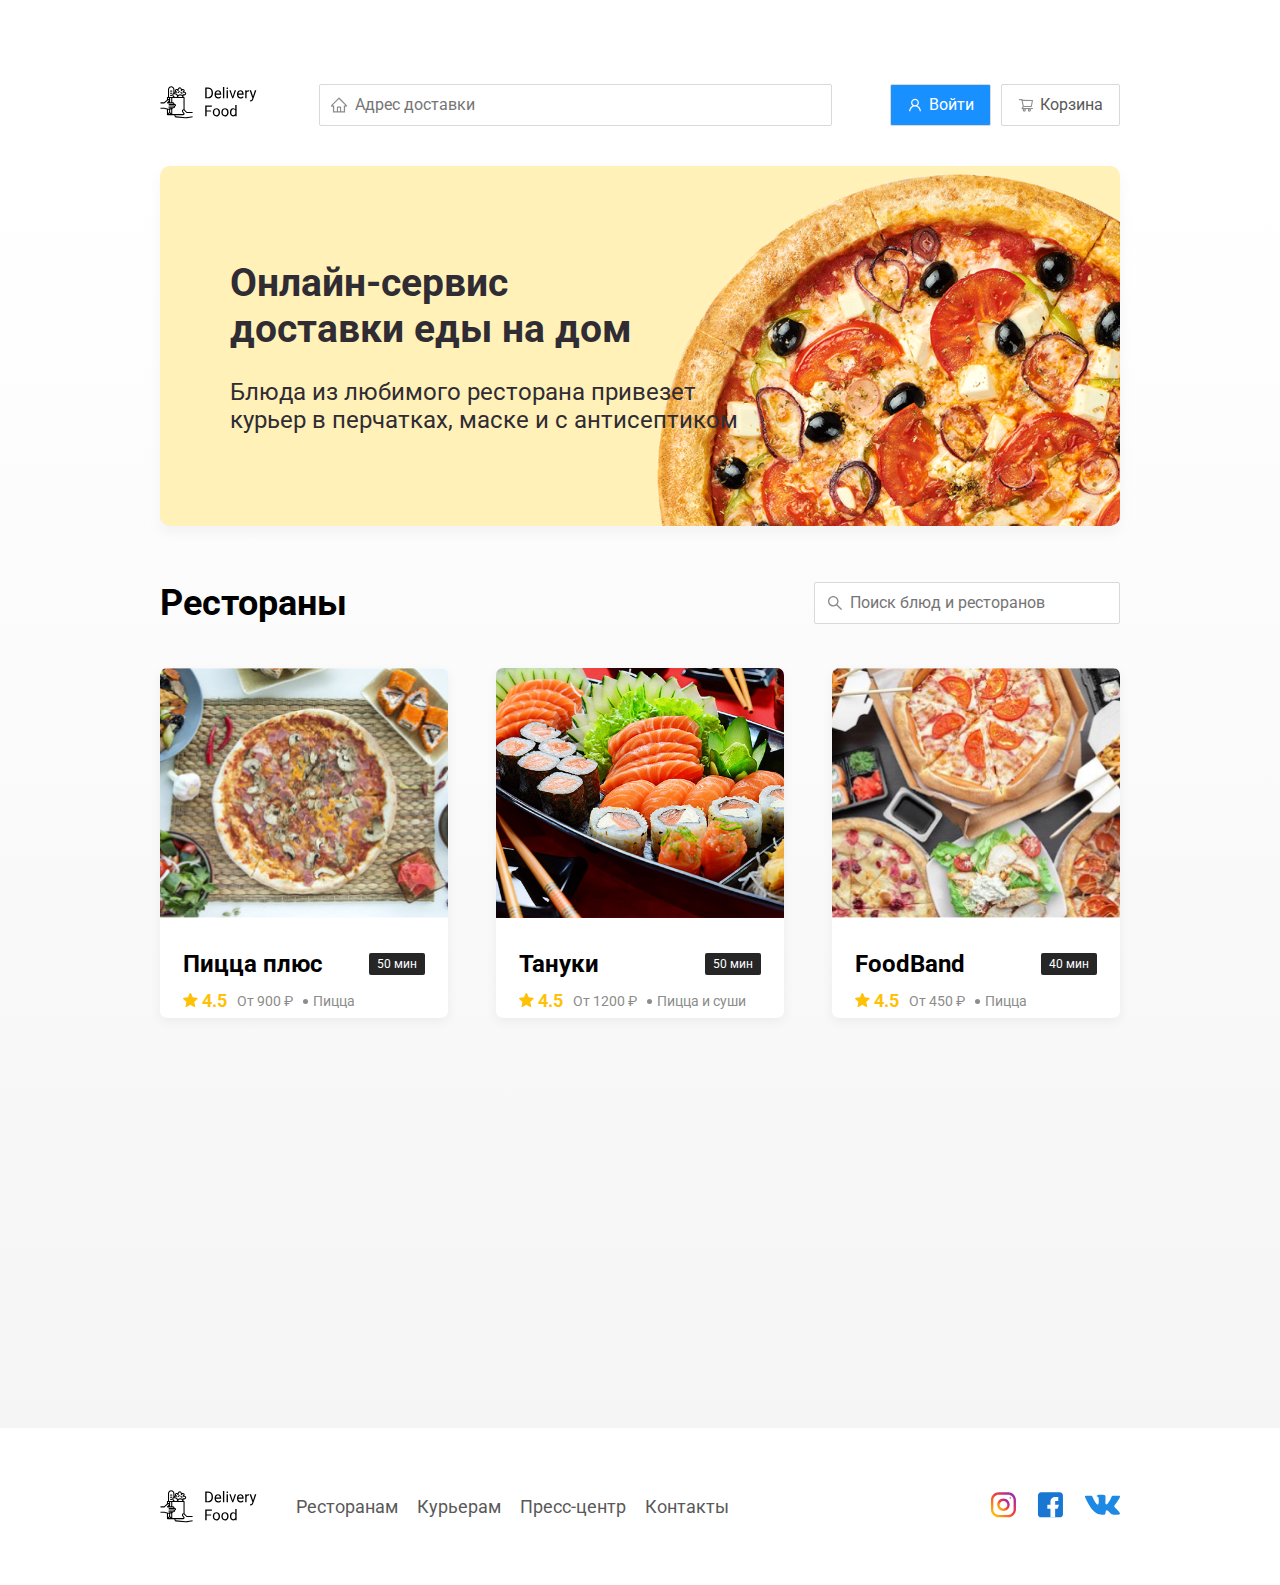
<file: index.html>
<!DOCTYPE html>
<html lang="ru">
    <head>
        <meta charset="utf-8">
        <meta name="viewport" content="width-device-width, initial-scale=1.0">
        <title>Delivery Food - доставка еды на дом</title>
        <link rel="stylesheet" href="css/normalize.css">
        <link rel="stylesheet" href="css/animate.css">
        <link rel="stylesheet" href="css/style.css">
        <link href="https://fonts.googleapis.com/css?family=Roboto:400,700&display=swap&subset=cyrillic" rel="stylesheet">
    </head>
    <body>
        <!-- шапка сайта -->
        <div class="container">
            <header class="header">
                <a href="index.html" class="logo animated zoomIn"><img src="img/logo.svg" alt="Logo" ></a>
                <input type="text" class="input input-adress" placeholder="Адрес доставки">
                <div class="buttons">
                    <button class="button button-primary">
                        <img src="img/user.svg" alt="user" class="button-icon"><span class="button-text">Войти</span>
                        </button>
                    <button class="button" id="cart-button">
                        <img src="img/shopping-cart.svg" alt="shopping-cart" class="button-icon"><span class="button-text">Корзина</span></button>
                </div>
            </header>            
        </div>
        <main class="main">
            <div class="container">
                <section class="promo">
                    <h1 class="promo-title">Онлайн-сервис <br>доставки еды на дом</h1>
                    <p class="promo-text">
                        Блюда из любимого ресторана привезет курьер в перчатках, маске и с антисептиком
                    </p>
                </section>
                <section class="restaurants">
                    <div class="section-heading">
                        <h2 class="section-title">Рестораны</h2>
                        <input type="text" class="input input-search" placeholder="Поиск блюд и ресторанов">
                    </div>
                </section>
                <div class="cards">
                    <a href="tanuki.html" class="card wow fadeInDown " data-wow-delay="0.2s">
                        <img src="img/image.jpg" alt="image" class="card-image">
                        <div class="card-text">
                            <div class="card-heading">
                                <h3 class="card-title">Пицца плюс</h3>
                                <span class="card-tag tag">50 мин</span>
                            </div>
                            <!-- card-heading -->
                            <div class="card-info">
                                <div class="rating"><img src="img/rating-star.svg" alt="rating"> 4.5</div>
                                <div class="price">От 900 ₽</div>
                                <div class="categories">Пицца</div>
                            </div>
                            <!-- card-info -->
                        </div>
    
                    </a>
                    <!-- card -->
                    <a href="tanuki.html" class="card wow fadeInDown " data-wow-delay="0.4s">
                        <img src="img/tanuki.jpg" alt="image" class="card-image">
                        <div class="card-text">
                            <div class="card-heading">
                                <h3 class="card-title">Тануки</h3>
                                <span class="card-tag tag">50 мин</span>
                            </div>
                            <!-- card-heading -->
                            <div class="card-info">
                                <div class="rating"><img src="img/rating-star.svg" alt="rating"> 4.5</div>
                                <div class="price">От 1200 ₽</div>
                                <div class="categories">Пицца и суши</div>
                            </div>
                            <!-- card-info -->
                        </div>
    
                    </a>
                    <!-- card -->
                    <div class="card wow fadeInDown " data-wow-delay="0.6s">
                        <img src="img/foodband.jpg" alt="image" class="card-image">
                        <div class="card-text">
                            <div class="card-heading">
                                <h3 class="card-title">FoodBand</h3>
                                <span class="card-tag tag">40 мин</span>
                            </div>
                            <!-- card-heading -->
                            <div class="card-info">
                                <div class="rating">
                                    <img src="img/rating-star.svg" alt="rating">
                                    
                                    4.5</div>
                                <div class="price">От 450 ₽</div>
                                <div class="categories">Пицца</div>
                            </div>
                            <!-- card-info -->
                        </div>
    
                    </div>
                    <!-- card -->
                    <div class="card wow fadeInUp " data-wow-delay="0.2s">
                        <img src="img/zhadina-pizza.jpg" alt="image" class="card-image">
                        <div class="card-text">
                            <div class="card-heading">
                                <h3 class="card-title">Жадина-пицца</h3>
                                <span class="card-tag tag">55 мин</span>
                            </div>
                            <!-- card-heading -->
                            <div class="card-info">
                                <div class="rating"><img src="img/rating-star.svg" alt="rating">4.5</div>
                                <div class="price">От 500 ₽</div>
                                <div class="categories">Пицца</div>
                            </div>
                            <!-- card-info -->
                        </div>
    
                    </div>
                    <!-- card -->
                    <div class="card wow fadeInUp " data-wow-delay="0.4s">
                        <img src="img/tochka-edi.jpg" alt="image" class="card-image">
                        <div class="card-text">
                            <div class="card-heading">
                                <h3 class="card-title">Точка еды</h3>
                                <span class="card-tag tag">75 мин</span>
                            </div>
                            <!-- card-heading -->
                            <div class="card-info">
                                <div class="rating"><img src="img/rating-star.svg" alt="rating">4.5</div>
                                <div class="price">От 1000 ₽</div>
                                <div class="categories">Русская кухня</div>
                            </div>
                            <!-- card-info -->
                        </div>
    
                    </div>
                    <!-- card -->
                    <div class="card wow fadeInUp " data-wow-delay="0.6s">
                        <img src="img/pizzaburger.jpg" alt="image" class="card-image">
                        <div class="card-text">
                            <div class="card-heading">
                                <h3 class="card-title">PizzaBurger</h3>
                                <span class="card-tag tag">45 мин</span>
                            </div>
                            <!-- card-heading -->
                            <div class="card-info">
                                <div class="rating"><img src="img/rating-star.svg" alt="rating">4.5</div>
                                <div class="price">От 700 ₽</div>
                                <div class="categories">Пицца</div>
                            </div>
                            <!-- card-info -->
                        </div>
    
                    </div>
                    <!-- card -->
    
                </div>
                <!-- cards -->
            </div>
        </main>
        <footer class="footer">
            <div class="container">
                <div class="footer-block">
                    <img src="img/logo.svg" alt="Logo" class="logo footer-logo">
                    <nav class="footer-nav">
                        <a href="#" class="footer-link">Ресторанам</a>
                        <a href="#" class="footer-link">Курьерам</a>
                        <a href="#" class="footer-link">Пресс-центр</a>
                        <a href="#" class="footer-link">Контакты</a>
                    </nav>
                    <div class="social-links">
                        <a href="#" class="social-link"><img src="img/instagram.svg" alt="Instagram"></a>
                        <a href="#" class="social-link"><img src="img/fb.svg" alt="Facebook"></a>
                        <a href="#" class="social-link"><img src="img/vk.svg" alt="Vkontakte"></a>
                    </div>
                </div>
            </div>
        </footer>
        <div class="modal">
            <div class="modal-dialog">
                <div class="modal-header">
                    <h3 class="modal-title">Корзина</h3>
                    <button class="close">&times;</button>
                </div>
                <div class="modal-body">
                    <div class="food-row">
                        <span class="food-name">Ролл угорь стандарт</span>
                        <strong class="food-price">250 ₽</strong>
                        <div class="food-counter">
                            <button class="counter-button">-</button>
                            <span class="counter">1</span>
                            <button class="counter-button">+</button>
                        </div>

                    </div>
                    <div class="food-row">
                        <span class="food-name">Ролл угорь стандарт</span>
                        <strong class="food-price">250 ₽</strong>
                        <div class="food-counter">
                            <button class="counter-button">-</button>
                            <span class="counter">1</span>
                            <button class="counter-button">+</button>
                        </div>

                    </div>
                    <div class="food-row">
                        <span class="food-name">Ролл угорь стандарт</span>
                        <strong class="food-price">250 ₽</strong>
                        <div class="food-counter">
                            <button class="counter-button">-</button>
                            <span class="counter">1</span>
                            <button class="counter-button">+</button>
                        </div>

                    </div>
                    <div class="food-row">
                        <span class="food-name">Ролл угорь стандарт</span>
                        <strong class="food-price">250 ₽</strong>
                        <div class="food-counter">
                            <button class="counter-button">-</button>
                            <span class="counter">1</span>
                            <button class="counter-button">+</button>
                        </div>

                    </div>
                </div>
                <div class="modal-footer">
                    <span class="modal-pricetag">1250 ₽</span>
                    <div class="footer-buttons">
                        <button class="button button-primary">Оформить заказ</button>
                        <button class="button">Отмена</button>

                    </div>
                </div>
            </div>
            
        </div>
        <script src="js/wow.min.js"></script>
        <script src="js/main.js"></script>
    </body>
</html>
</file>
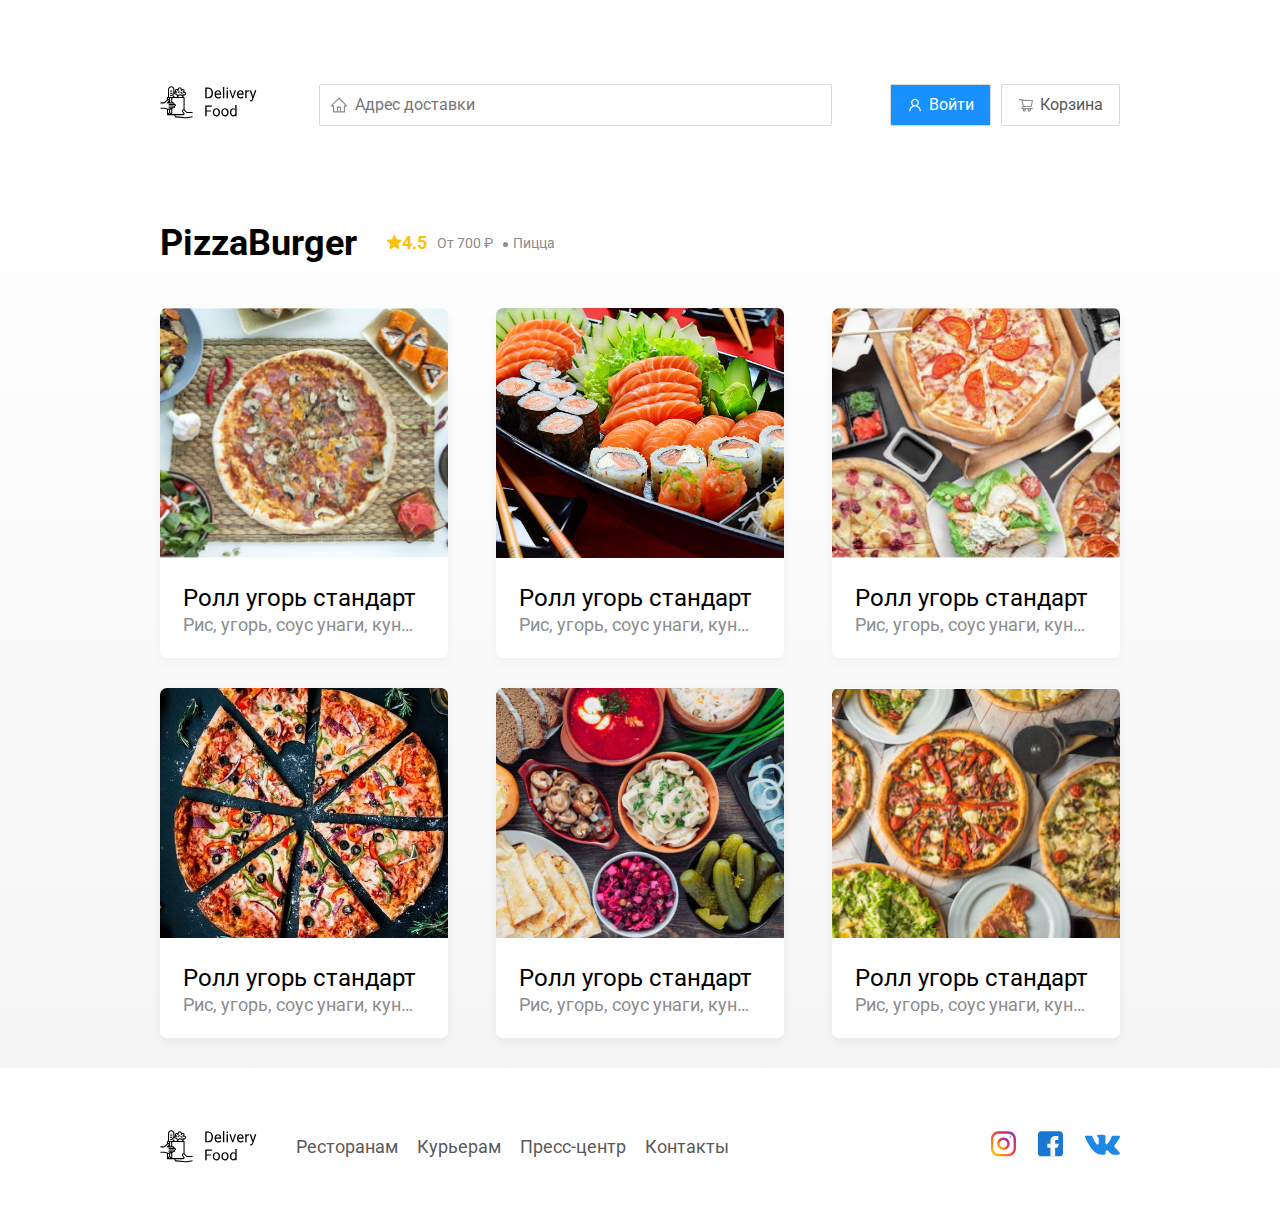
<file: pizzaburger.html>
<!DOCTYPE html>
<html lang="ru">
    <head>
        <meta charset="utf-8">
        <meta name="viewport" content="width-device-width, initial-scale=1.0">
        <title>PizzaBurger - доставка еды на дом</title>
        <link rel="stylesheet" href="css/normalize.css">
        <link rel="stylesheet" href="css/style.css">
        <link href="https://fonts.googleapis.com/css?family=Roboto:400,700&display=swap&subset=cyrillic" rel="stylesheet">
    </head>
    <body>
        <!-- шапка сайта -->
        <div class="container">
            <header class="header">
                <a href="index.html" class="logo"><img src="img/logo.svg" alt="Logo" ></a>
                
                <input type="text" class="input input-adress" placeholder="Адрес доставки">
                <div class="buttons">
                    <button class="button button-primary">
                        <img src="img/user.svg" alt="user" class="button-icon"><span class="button-text">Войти</span>
                        </button>
                    <button class="button">
                        <img src="img/shopping-cart.svg" alt="shopping-cart" class="button-icon"><span class="button-text">Корзина</span></button>
                </div>
            </header>            
        </div>
        <main class="main">
            <div class="container">
               
                <section class="restaurants">
                    <div class="section-heading">
                        <h2 class="section-title">PizzaBurger</h2>
                        <div class="card-info">
                            <div class="rating"><img src="img/rating-star.svg" alt="rating">4.5</div>
                            <div class="price">От 700 ₽</div>
                            <div class="categories">Пицца</div>
                        </div>
                        <!-- card-info -->
                    </div>
                </section>
                <div class="cards">
                    <div class="card">
                        <img src="img/image.jpg" alt="image" class="card-image">
                        <div class="card-text">
                            <div class="card-heading">
                                <h3 class="card-title card-title-reg">Ролл угорь стандарт </h3>
                               
                            </div>
                            <!-- card-heading -->
                            <div class="card-info">
                                <div class="ingredients">Рис, угорь, соус унаги, кунжут, водоросли нори</div>
                            </div>
                            <!-- card-info -->
                            <div class="card-buttons">
                            <button class="button button-primary">
                                <span class="button-card-text">В корзину</span>
                                <img src="img/shopping-cart-white.svg" alt="shopping-cart" class="button-cart-image">
                            </button>
                            <strong class="card-price-bold">250 ₽</strong>
                        </div>
                        </div>
    
                    </div>
                    <!-- card -->
                    <div class="card">
                        <img src="img/tanuki.jpg" alt="image" class="card-image">
                        <div class="card-text">
                            <div class="card-heading">
                                <h3 class="card-title card-title-reg">Ролл угорь стандарт </h3>
                               
                            </div>
                            <!-- card-heading -->
                            <div class="card-info">
                                <div class="ingredients">Рис, угорь, соус унаги, кунжут, водоросли нори</div>
                            </div>
                            <!-- card-info -->
                            <div class="card-buttons">
                            <button class="button button-primary">
                                <span class="button-card-text">В корзину</span>
                                <img src="img/shopping-cart-white.svg" alt="shopping-cart" class="button-cart-image">
                            </button>
                            <strong class="card-price-bold">250 ₽</strong>
                        </div>
                        </div>
    
                    </div>
                    <!-- card -->
                    <div class="card">
                        <img src="img/foodband.jpg" alt="image" class="card-image">
                        <div class="card-text">
                            <div class="card-heading">
                                <h3 class="card-title card-title-reg">Ролл угорь стандарт </h3>
                               
                            </div>
                            <!-- card-heading -->
                            <div class="card-info">
                                <div class="ingredients">Рис, угорь, соус унаги, кунжут, водоросли нори</div>
                            </div>
                            <!-- card-info -->
                            <div class="card-buttons">
                            <button class="button button-primary">
                                <span class="button-card-text">В корзину</span>
                                <img src="img/shopping-cart-white.svg" alt="shopping-cart" class="button-cart-image">
                            </button>
                            <strong class="card-price-bold">250 ₽</strong>
                        </div>
                        </div>
    
                    </div>
                    <!-- card -->
                    <div class="card">
                        <img src="img/zhadina-pizza.jpg" alt="image" class="card-image">
                        <div class="card-text">
                            <div class="card-heading">
                                <h3 class="card-title card-title-reg">Ролл угорь стандарт </h3>
                               
                            </div>
                            <!-- card-heading -->
                            <div class="card-info">
                                <div class="ingredients">Рис, угорь, соус унаги, кунжут, водоросли нори</div>
                            </div>
                            <!-- card-info -->
                            <div class="card-buttons">
                            <button class="button button-primary">
                                <span class="button-card-text">В корзину</span>
                                <img src="img/shopping-cart-white.svg" alt="shopping-cart" class="button-cart-image">
                            </button>
                            <strong class="card-price-bold">250 ₽</strong>
                        </div>
                        </div>
    
                    </div>
                    <!-- card -->
                    <div class="card">
                        <img src="img/tochka-edi.jpg" alt="image" class="card-image">
                        <div class="card-text">
                            <div class="card-heading">
                                <h3 class="card-title card-title-reg">Ролл угорь стандарт </h3>
                               
                            </div>
                            <!-- card-heading -->
                            <div class="card-info">
                                <div class="ingredients">Рис, угорь, соус унаги, кунжут, водоросли нори</div>
                            </div>
                            <!-- card-info -->
                            <div class="card-buttons">
                            <button class="button button-primary">
                                <span class="button-card-text">В корзину</span>
                                <img src="img/shopping-cart-white.svg" alt="shopping-cart" class="button-cart-image">
                            </button>
                            <strong class="card-price-bold">250 ₽</strong>
                        </div>
                        </div>
    
                    </div>
                    <!-- card -->
                    <div class="card">
                        <img src="img/pizzaburger.jpg" alt="image" class="card-image">
                        <div class="card-text">
                            <div class="card-heading">
                                <h3 class="card-title card-title-reg">Ролл угорь стандарт </h3>
                               
                            </div>
                            <!-- card-heading -->
                            <div class="card-info">
                                <div class="ingredients">Рис, угорь, соус унаги, кунжут, водоросли нори</div>
                            </div>
                            <!-- card-info -->
                            <div class="card-buttons">
                            <button class="button button-primary">
                                <span class="button-card-text">В корзину</span>
                                <img src="img/shopping-cart-white.svg" alt="shopping-cart" class="button-cart-image">
                            </button>
                            <strong class="card-price-bold">250 ₽</strong>
                        </div>
                        </div>
    
                    </div>
                    <!-- card -->
    
                </div>
                <!-- cards -->
            </div>
        </main>
        <footer class="footer">
            <div class="container">
                <div class="footer-block">
                    <img src="img/logo.svg" alt="Logo" class="logo footer-logo">
                    <nav class="footer-nav">
                        <a href="#" class="footer-link">Ресторанам</a>
                        <a href="#" class="footer-link">Курьерам</a>
                        <a href="#" class="footer-link">Пресс-центр</a>
                        <a href="#" class="footer-link">Контакты</a>
                    </nav>
                    <div class="social-links">
                        <a href="#" class="social-link"><img src="img/instagram.svg" alt="Instagram"></a>
                        <a href="#" class="social-link"><img src="img/fb.svg" alt="Facebook"></a>
                        <a href="#" class="social-link"><img src="img/vk.svg" alt="Vkontakte"></a>
                    </div>
                </div>
            </div>
        </footer>
    </body>
</html>
</file>
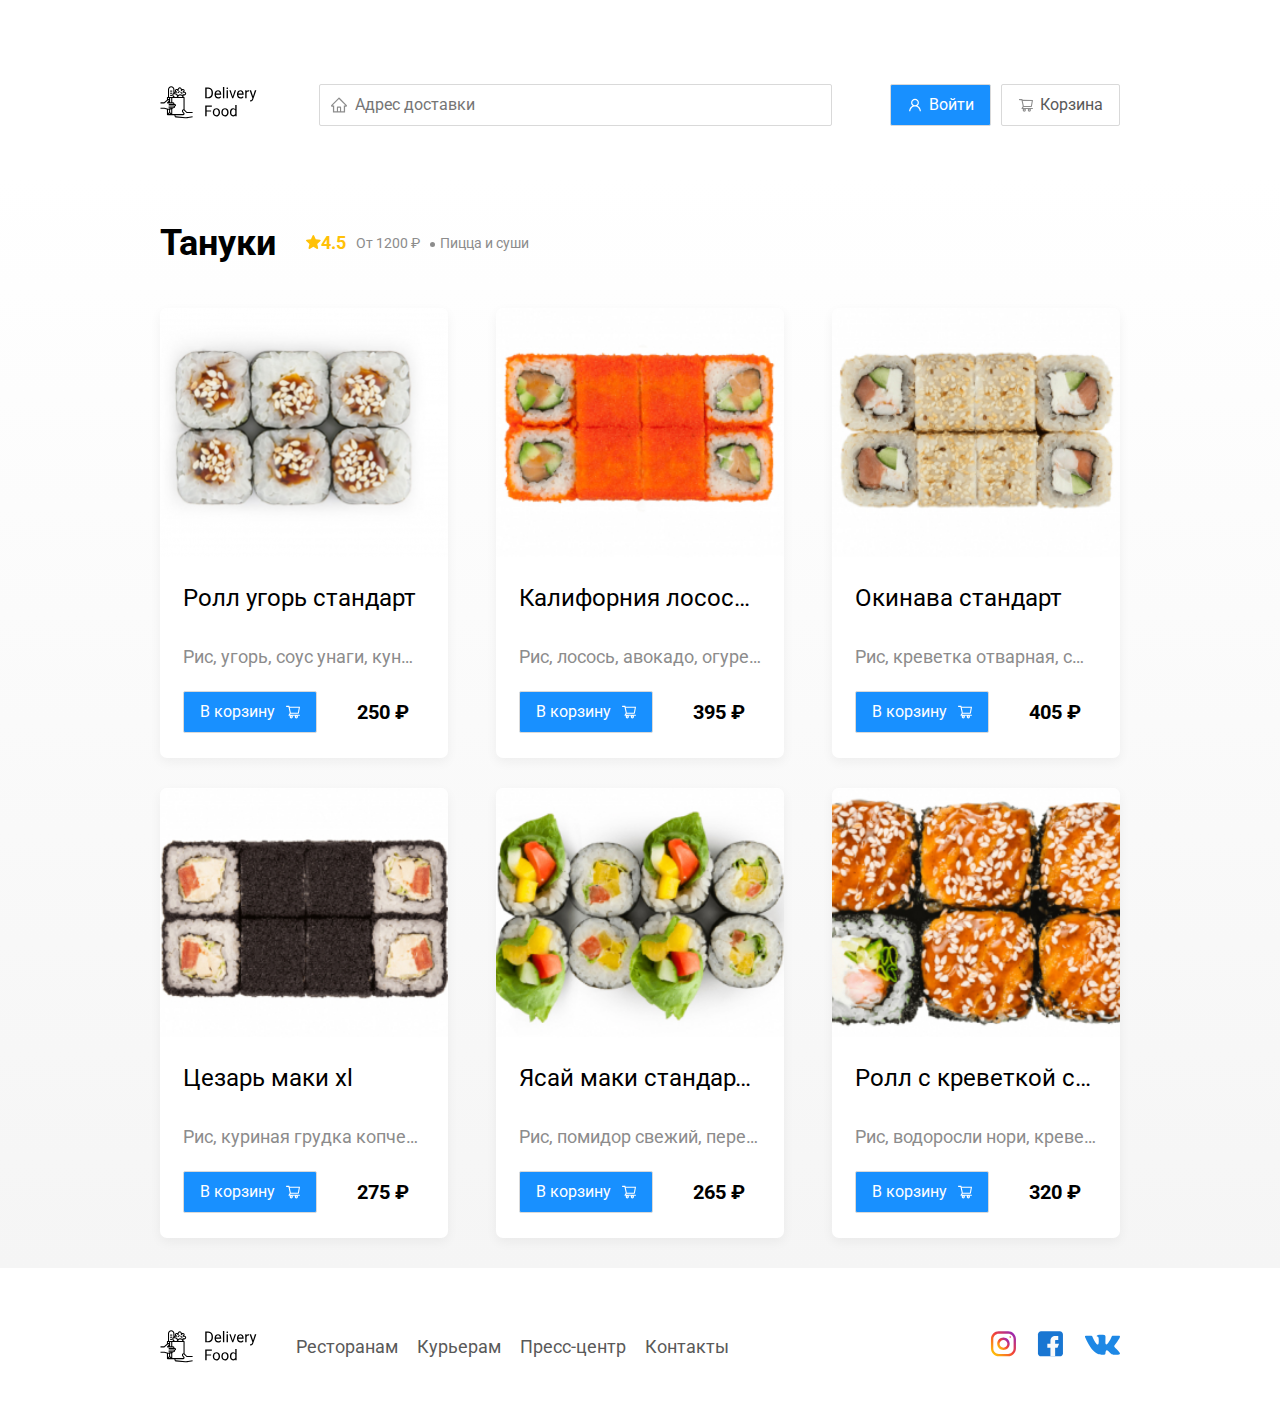
<file: tanuki.html>
<!DOCTYPE html>
<html lang="ru">
    <head>
        <meta charset="utf-8">
        <meta name="viewport" content="width-device-width, initial-scale=1.0">
        <title>Тануки - доставка еды на дом</title>
        <link rel="stylesheet" href="css/normalize.css">
        <link rel="stylesheet" href="css/animate.css">
        <link rel="stylesheet" href="css/style.css">
        <link href="https://fonts.googleapis.com/css?family=Roboto:400,700&display=swap&subset=cyrillic" rel="stylesheet">
    </head>
    <body>
        <!-- шапка сайта -->
        <div class="container">
            <header class="header">
                <a href="index.html" class="logo animated zoomIn"><img src="img/logo.svg" alt="Logo" ></a>
                
                <input type="text" class="input input-adress" placeholder="Адрес доставки">
                <div class="buttons">
                    <button class="button button-primary">
                        <img src="img/user.svg" alt="user" class="button-icon"><span class="button-text">Войти</span>
                        </button>
                    <button class="button" id="cart-button">
                        <img src="img/shopping-cart.svg" alt="shopping-cart" class="button-icon"><span class="button-text">Корзина</span></button>
                </div>
            </header>            
        </div>
        <main class="main">
            <div class="container">
               
                <section class="restaurants">
                    <div class="section-heading">
                        <h2 class="section-title">Тануки</h2>
                        <div class="card-info">
                            <div class="rating"><img src="img/rating-star.svg" alt="rating">4.5</div>
                            <div class="price">От 1200 ₽</div>
                            <div class="categories">Пицца и суши</div>
                        </div>
                        <!-- card-info -->
                    </div>
                </section>
                <div class="cards">
                    <div class="card card-reg wow bounceInDown" data-wow-delay="0.2s">
                        <img src="img/roll-ugor-standart.svg" alt="image" class="card-image">
                        <div class="card-text">
                            <div class="card-heading">
                                <h3 class="card-title card-title-reg">Ролл угорь стандарт<br></br> </h3>
                               
                            </div>
                            <!-- card-heading -->
                            <div class="card-info">
                                <div class="ingredients">Рис, угорь, соус унаги, кунжут, водоросли нори</div>
                            </div>
                            <!-- card-info -->
                            <div class="card-buttons">
                            <button class="button button-primary">
                                <span class="button-card-text">В корзину</span>
                                <img src="img/shopping-cart-white.svg" alt="shopping-cart" class="button-cart-image">
                            </button>
                            <strong class="card-price-bold">250 ₽</strong>
                        </div>
                        </div>
    
                    </div>
                    <!-- card -->
                    <div class="card card-reg wow bounceInDown" data-wow-delay="0.4s">
                        <img src="img/california-standart.jpg" alt="image" class="card-image">
                        <div class="card-text">
                            <div class="card-heading">
                                <h3 class="card-title card-title-reg">Калифорния лосось стандарт<br></br> </h3>
                               
                            </div>
                            <!-- card-heading -->
                            <div class="card-info">
                                <div class="ingredients">Рис, лосось, авокадо, огурец, майонез, икра масаго, водоросли нори.</div>
                            </div>
                            <!-- card-info -->
                            <div class="card-buttons">
                            <button class="button button-primary">
                                <span class="button-card-text">В корзину</span>
                                <img src="img/shopping-cart-white.svg" alt="shopping-cart" class="button-cart-image">
                            </button>
                            <strong class="card-price-bold">395 ₽</strong>
                        </div>
                        </div>
    
                    </div>
                    <!-- card -->
                    <div class="card card-reg wow bounceInDown" data-wow-delay="0.6s">
                        <img src="img/okinava-standart.jpg" alt="image" class="card-image">
                        <div class="card-text">
                            <div class="card-heading">
                                <h3 class="card-title card-title-reg">Окинава стандарт<br></br> </h3>
                               
                            </div>
                            <!-- card-heading -->
                            <div class="card-info">
                                <div class="ingredients">Рис, креветка отварная, сыр сливочный, лосось, огурец свежий.</div>
                            </div>
                            <!-- card-info -->
                            <div class="card-buttons">
                            <button class="button button-primary">
                                <span class="button-card-text">В корзину</span>
                                <img src="img/shopping-cart-white.svg" alt="shopping-cart" class="button-cart-image">
                            </button>
                            <strong class="card-price-bold">405 ₽</strong>
                        </div>
                        </div>
    
                    </div>
                    <!-- card -->
                    <div class="card card-reg wow bounceInUp" data-wow-delay="0.2s">
                        <img src="img/cesar-xl.jpg" alt="image" class="card-image">
                        <div class="card-text">
                            <div class="card-heading">
                                <h3 class="card-title card-title-reg">Цезарь маки хl<br></br> </h3>
                               
                            </div>
                            <!-- card-heading -->
                            <div class="card-info">
                                <div class="ingredients">Рис, куриная грудка копченая, икра масаго, томат, айсберг, соус цезарь.</div>
                            </div>
                            <!-- card-info -->
                            <div class="card-buttons">
                            <button class="button button-primary">
                                <span class="button-card-text">В корзину</span>
                                <img src="img/shopping-cart-white.svg" alt="shopping-cart" class="button-cart-image">
                            </button>
                            <strong class="card-price-bold">275 ₽</strong>
                        </div>
                        </div>
    
                    </div>
                    <!-- card -->
                    <div class="card card-reg wow bounceInDown" data-wow-delay="0.4s">
                        <img src="img/jasai-standart.jpg" alt="image" class="card-image">
                        <div class="card-text">
                            <div class="card-heading">
                                <h3 class="card-title card-title-reg">Ясай маки стандарт 185 г<br></br> </h3>
                               
                            </div>
                            <!-- card-heading -->
                            <div class="card-info">
                                <div class="ingredients">Рис, помидор свежий, перец болгарский, авокадо, огурец, айсберг</div>
                            </div>
                            <!-- card-info -->
                            <div class="card-buttons">
                            <button class="button button-primary">
                                <span class="button-card-text">В корзину</span>
                                <img src="img/shopping-cart-white.svg" alt="shopping-cart" class="button-cart-image">
                            </button>
                            <strong class="card-price-bold">265 ₽</strong>
                        </div>
                        </div>
    
                    </div>
                    <!-- card -->
                    <div class="card card-reg wow bounceInDown" data-wow-delay="0.6s">
                        <img src="img/roll-standart.jpg" alt="image" class="card-image">
                        <div class="card-text">
                            <div class="card-heading">
                                <h3 class="card-title card-title-reg">Ролл с креветкой стандарт<br></br> </h3>
                               
                            </div>
                            <!-- card-heading -->
                            <div class="card-info">
                                <div class="ingredients">Рис, водоросли нори, креветки отварные, сыр сливочный, огурцы</div>
                            </div>
                            <!-- card-info -->
                            <div class="card-buttons">
                            <button class="button button-primary">
                                <span class="button-card-text">В корзину</span>
                                <img src="img/shopping-cart-white.svg" alt="shopping-cart" class="button-cart-image">
                            </button>
                            <strong class="card-price-bold">320 ₽</strong>
                        </div>
                        </div>
    
                    </div>
                    <!-- card -->
    
                </div>
                <!-- cards -->
            </div>
        </main>
        <footer class="footer">
            <div class="container">
                <div class="footer-block">
                    <img src="img/logo.svg" alt="Logo" class="logo footer-logo">
                    <nav class="footer-nav">
                        <a href="#" class="footer-link">Ресторанам</a>
                        <a href="#" class="footer-link">Курьерам</a>
                        <a href="#" class="footer-link">Пресс-центр</a>
                        <a href="#" class="footer-link">Контакты</a>
                    </nav>
                    <div class="social-links">
                        <a href="#" class="social-link"><img src="img/instagram.svg" alt="Instagram"></a>
                        <a href="#" class="social-link"><img src="img/fb.svg" alt="Facebook"></a>
                        <a href="#" class="social-link"><img src="img/vk.svg" alt="Vkontakte"></a>
                    </div>
                </div>
            </div>
        </footer>
        <div class="modal">
            <div class="modal-dialog">
                <div class="modal-header">
                    <h3 class="modal-title">Корзина</h3>
                    <button class="close">&times;</button>
                </div>
                <div class="modal-body">
                    <div class="food-row">
                        <span class="food-name">Ролл угорь стандарт</span>
                        <strong class="food-price">250 ₽</strong>
                        <div class="food-counter">
                            <button class="counter-button">-</button>
                            <span class="counter">1</span>
                            <button class="counter-button">+</button>
                        </div>

                    </div>
                    <div class="food-row">
                        <span class="food-name">Ролл угорь стандарт</span>
                        <strong class="food-price">250 ₽</strong>
                        <div class="food-counter">
                            <button class="counter-button">-</button>
                            <span class="counter">1</span>
                            <button class="counter-button">+</button>
                        </div>

                    </div>
                    <div class="food-row">
                        <span class="food-name">Ролл угорь стандарт</span>
                        <strong class="food-price">250 ₽</strong>
                        <div class="food-counter">
                            <button class="counter-button">-</button>
                            <span class="counter">1</span>
                            <button class="counter-button">+</button>
                        </div>

                    </div>
                    <div class="food-row">
                        <span class="food-name">Ролл угорь стандарт</span>
                        <strong class="food-price">250 ₽</strong>
                        <div class="food-counter">
                            <button class="counter-button">-</button>
                            <span class="counter">1</span>
                            <button class="counter-button">+</button>
                        </div>

                    </div>
                </div>
                <div class="modal-footer">
                    <span class="modal-pricetag">1250 ₽</span>
                    <div class="footer-buttons">
                        <button class="button button-primary">Оформить заказ</button>
                        <button class="button">Отмена</button>

                    </div>
                </div>
            </div>
            
        </div>
        <script src="js/wow.min.js"></script>
        <script src="js/main.js"></script>
      
    </body>
</html>
</file>
<file: css/style.css>
* {
    box-sizing: border-box;
}
body {
    font-family: 'Roboto', sans-serif;
    padding-top: 44px;
}
.main {
    background: linear-gradient(180deg, rgba(245, 245, 245, 0) 1.04%, #F5F5F5 100%);
}
.container {   
    max-width: 1200px;
    margin: auto;
}
.header {
    display: flex;
    align-items: center;
    justify-content: space-between;
    margin-top: 40px;
    margin-bottom: 40px;
}
.input {
    background: #FFFFFF;
    border: 1px solid #D9D9D9;
    box-sizing: border-box;
    border-radius: 2px;
    font-size: 16px;
    line-height: 24px;
    padding: 8px;
    font-size: 16px;
    padding-left: 35px;
    background-repeat: no-repeat;
    background-position: left 11px center;
}
.input-adress {       
    flex: 0.8;
    background-image: url(../img/home.svg);   
   }
.input-search {
    width: 306px;
    background-image: url(../img/search.svg);
    background-repeat: no-repeat;
    background-position: left 11px center;    
    margin-left: auto;
}

.buttons {
    display: flex;
    align-items: center;
}
.button {
    display: flex;
    align-items: center;
    padding: 8px 16px;
    background: #FFFFFF;
    border: 1px solid #D9D9D9;
    box-sizing: border-box;
    box-shadow: 0px 0px 2px rgba(0, 0, 0, 0.0015);
    border-radius: 2px;
    color: #595959;
    font-size: 16px;
    line-height: 24px;
    
    }
.button-primary {
    background: #1890FF;
    border-radius: 2px;
    margin-right: 10px;
    color: white;
}
.button-card-text {
    margin-right: 10px;
    font-style: normal;
    font-weight: normal;
    font-size: 16px;
    line-height: 24px;
    color: #FFFFFF;
}
.button-icon {
    margin-right: 6px;
    
}
.promo {
    box-shadow: 0px 7px 12px rgba(158, 158, 163, 0.1);
    background: #FFF1B8 url(../img/promo-img.png) no-repeat top -100px right  -247px / 924px;
    border-radius: 10px;
    padding: 68px 70px;  
   /* padding-bottom: 56px;*/
}
.promo-title {
    font-style: normal;
    font-weight: bold;
    font-size: 39px;
    line-height: 46px;
    color: #302C34;
}
.promo-text {
    font-style: normal;
    font-weight: normal;
    max-width: 538px;
    font-size: 24px;
    line-height: 28px;
    color: #302C34;
}
.section-heading {
    display: flex;
    align-items: center;
    padding-top: 56px;
    margin-bottom: 44px;
}
.section-title {
    font-style: normal;
    font-weight: bold;
    font-size: 36px;
    line-height: 42px;
    margin: 0;
    color: #000000;
    margin-right: 30px;
    }
.cards {
    display: flex;
    align-items: flex-start;
    justify-content: space-between;
    flex-wrap: wrap;

    }
.card {
    height:  350px;

    background: #FFFFFF;
    box-shadow: 0px 4px 12px rgba(0, 0, 0, 0.05);
    border-radius: 7px;
    overflow: hidden;  /*скрывает то что за пределами */
    margin-bottom: 30px;
    flex-basis: 30%;
    text-decoration: none;
}
.card-image {
    height: 250px;   
    width: 100%;
    object-fit: cover;   
}
/*.card-image-dish {
    width: 384px;

}*/
.card-text {
    padding: 20px 23px 35px 23px;
    
}
.card-heading {
    display: flex;
    align-items: center;
    justify-content: space-between;
}
.card-title {
    margin: 0;
    font-style: normal;
    font-weight: bold;
    font-size: 24px;
    line-height: 32px;
    color: #000000;
}
.card-title-reg {
    font-style: normal;
    font-weight: normal;
    font-size: 24px;
    line-height: 32px;
}
.card-tag {
    font-style: normal;
    font-weight: normal;
    font-size: 12px;
    line-height: 20px;
    color: #FFFFFF;
    background: #262626;
    border-radius: 2px;
    padding: 1px 8px;
    margin: 10px 0px;
}
.card-info {
    
    display: flex;
    align-items: center;
    flex-wrap: nowrap;
    white-space: nowrap;
    text-overflow: ellipsis;
       
}
.card-buttons {
    display: flex;
    align-items: center;
    margin-top: 24px;
}
.card-price-bold {
    font-style: normal;
    font-weight: bold;
    font-size: 20px;
    line-height: 32px;
    color: #000000;
    margin-left: 30px;
}
.ingredients {
    font-style: normal;
    font-weight: normal;
    font-size: 18px;
    line-height: 21px;
    color: #8C8C8C;
}

.rating {
    margin-right: 26px;
    color: #ffc107;
    font-style: normal;
    font-weight: bold;
    font-size: 18px;
    line-height: 32px;
}
.price, .categories {
    font-size: 18px;
    line-height: 32px;
    color: #8C8C8C;
}
.price {
   margin-right: 10px;
}
.categories {
    text-overflow: ellipsis;
    overflow: hidden;
    white-space: no wrap;
    max-width: 150px;
}
.price:after {
    content: '';
    width: 5px;
    height: 5px;
    background-color: #8c8c8c;
    display: inline-block;
    vertical-align: middle;
    border-radius: 50%;
    margin-left: 10px;
     
}
.footer {
    padding: 60px 0;
}
.footer-block {
    display: flex;
    align-items: center;
    justify-content: space-between;
}
.footer-link {
    display: inline-block;
    color: #595959;
    text-decoration: none;
    font-style: normal;
    font-weight: normal;
    font-size: 18px;
    line-height: 21px;
}
.footer-link:not(:last-child) {
    margin-right: 15px;
}
.footer-nav {
    margin-right: auto;
    margin-left: 35px;
}
.social-links {
    display: flex;
    align-items: center;
}
.social-link:not(:last-child) {
    margin-right: 21px;
}
.modal {
    position: fixed;
    left: 0;
    top: 0;
    width: 100%;
    height: 100%;
    background: rgba(0, 0, 0, 0.4);
    display: none;
}
.is-open {
    display: flex;

}
.modal-dialog {
    max-width: 780px;
    width: 95%;
    
    background: #FFFFFF;
    border-radius: 5px;
    margin: auto;
    padding: 40px 45px;
}
.modal-header {
    display: flex;
    align-items: center;
    justify-content: space-between;
    margin-bottom: 45px;
}
.modal-title {
    margin: 0;
    font-style: normal;
    font-weight: bold;
    font-size: 36px;
    line-height: 42px;
    color: #000000;
}
.close {
    font-size: 36px;
    border: none;
    background-color: transparent;
}
.modal-body {
    margin-bottom: 52px;
}
.food-row {
    display: flex;
    align-items: flex-start;
    justify-content: space-between;
    padding-bottom: 8px;
    border-bottom: 1px solid #d9d9d9;
    margin-bottom: 15px;
}
.food-name {
    font-size: 18px;
    line-height: 32px;
}
.food-price {
    margin-left: auto;
    margin-right: 47px;
    font-weight: bold;
    font-size: 20px;
    line-height: 32px;
}
.food-counter {
    display: flex;
    align-items: center;
   }
.counter-button {
    width: 39px;
    height: 32px;
    display: flex;
    align-items: center;
    justify-content: center;
    background: #FFFFFF;
    border: 1px solid #40A9FF;
    box-sizing: border-box;
    border-radius: 2px;
    font-size: 14px;
    line-height: 22px;
    color: #40A9FF;
}
.counter {
    font-size: 16px;
    line-height: 24px;
    margin-left: 10px;
    margin-right: 10px;
}
.modal-footer {
    display: flex;
    align-items: center;
    justify-content: space-between;
}
.modal-pricetag {
    background: #262626;
    border-radius: 5px; 
    color: #fafafa;
    padding: 15px 20px;
}

.footer-buttons {
    display: flex;
    align-items: center;
}
@media (max-width:1366px) {
    .container {
        max-width: 960px;
    }
    .promo {
        background-position: top right -300px;
        background-color: 750px;

    }
    .rating {
        margin-right: 10px;
    }
    .card {
        width: 600px;
       
    }
    .card-image {
        margin-top: 0;
        
    }
    .card-reg {
        height:450px;

    }
    .card-heading {
        margin-top: 0;
        
        
    }
    .card-text {
        width: 100%;
        white-space: nowrap;
        text-overflow: ellipsis;
    }
    .card-title {
        text-overflow: ellipsis;
        overflow: hidden;
        white-space: nowrap;
    }
    
    .price, .categories {
        margin-right: 5px;
        font-size: 14px;
    }
    .ingredients, .categories {
        text-overflow: ellipsis;
        overflow: hidden;
        white-space: nowrap;
    }
}
@media (max-width: 992px) {
    .container {
        max-width: 750px;
    }
    .promo{
        padding: 50px;
        background-size: 500px;
        background-position: top right -200px;
    }
    .promo-text {
        font-size: 16px;
        max-width: 480px;
    }
    .card {
        flex-basis: 49%;
    }
    .footer-link {
        font-size: 16px;
    }
}
@media (max-width: 768px){
    .container {
        max-width: 560px;
    }
    .card-info {
        flex-wrap: wrap;
    }
    .promo-title {
        font-size: 24px;
        line-height: 1.4;
    }
    .promo {
        background-size: 400px;
        background-position: bottom 50px right -200px;
    }
    .promo-text {
        margin-top: 0;
    }
    .rating {
        flex-basis: 100%;
    }
    .card-title {
        font-size: 18px;
    }
}
@media (max-width: 578px) {
    .container {
        max-width: 90%;
    }
    .header {
        flex-wrap: wrap;
    }
    .input-adress {
        margin-top: 15px;
        order: 5;
        flex: 1;
    }
    .promo {
        background-image: none;
    }
    .promo-title {
        margin-bottom: 10px;
    }
    .section-title {
        font-size: 20px;
    }
    .card {
        display: flex;
        flex-basis: 100%;
    }
    .card-image {
        width: 55%;
    }
    .footer {
        padding: 30px;
    }
    .footer-block {
        align-items: flex-start;
    }
    .footer-nav {
        margin-left: 0;
        margin-right: 0;
        order: 0;
       
    }
    .footer-logo {
        margin-right: 15px;
        order: 1;
    }
    .social-links {
        order: 2;
    }
}
@media (max-width: 480px) {
    .button-text {
        display: none;

    }
    .section-heading {
        flex-wrap: wrap;
    }
    .input-search {
        max-width: 55%;
    }
    .card {
        display: flex;
        flex-wrap: wrap;
    }
    .card-image {
        width: 100%;
    }
    .footer-block {
        flex-wrap: wrap;
        flex-direction: column;
        align-items: center;
    }
    .footer-nav {
        text-align: center;
        font-size: 16px;
        /*flex-wrap: nowrap;
        flex-direction: column;*/
        margin-bottom: 20px;
    }
    .footer-logo {
        order: 0;
        margin-bottom: 20px;
    }

}
</file>
